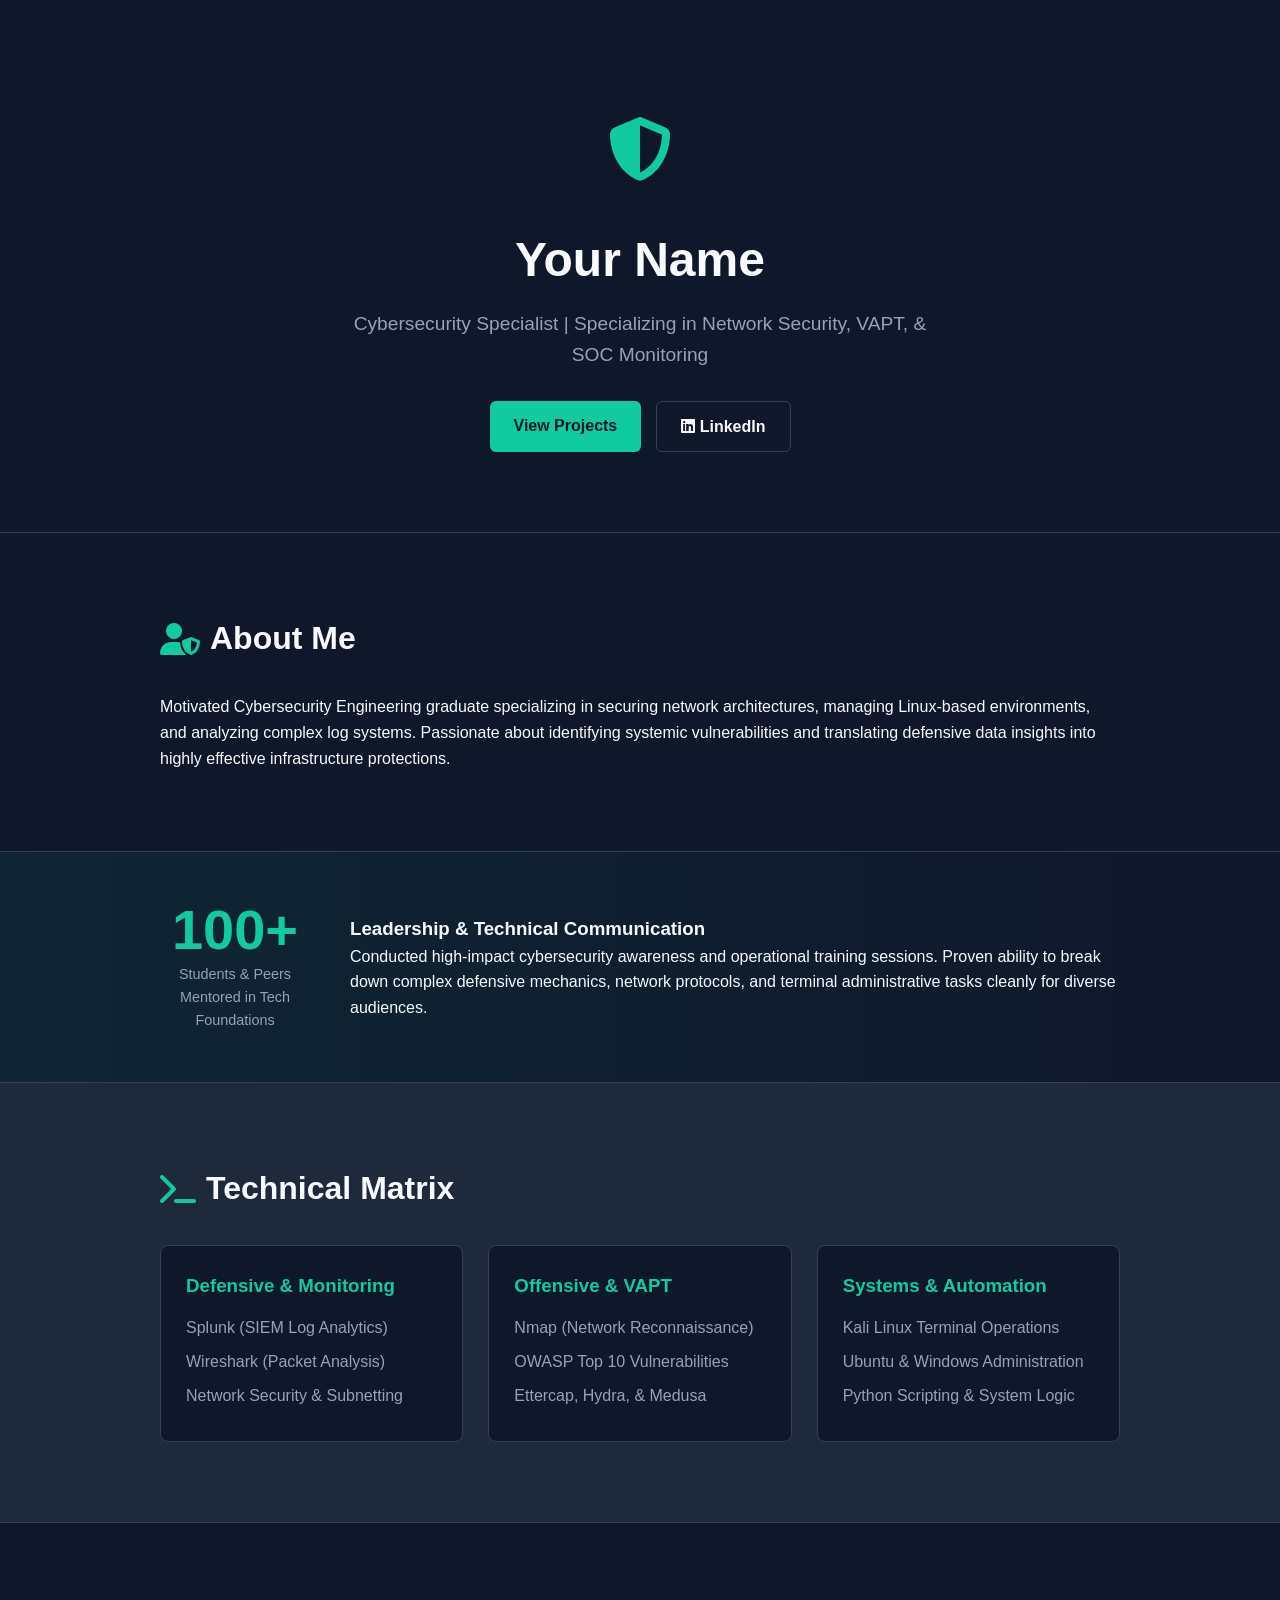
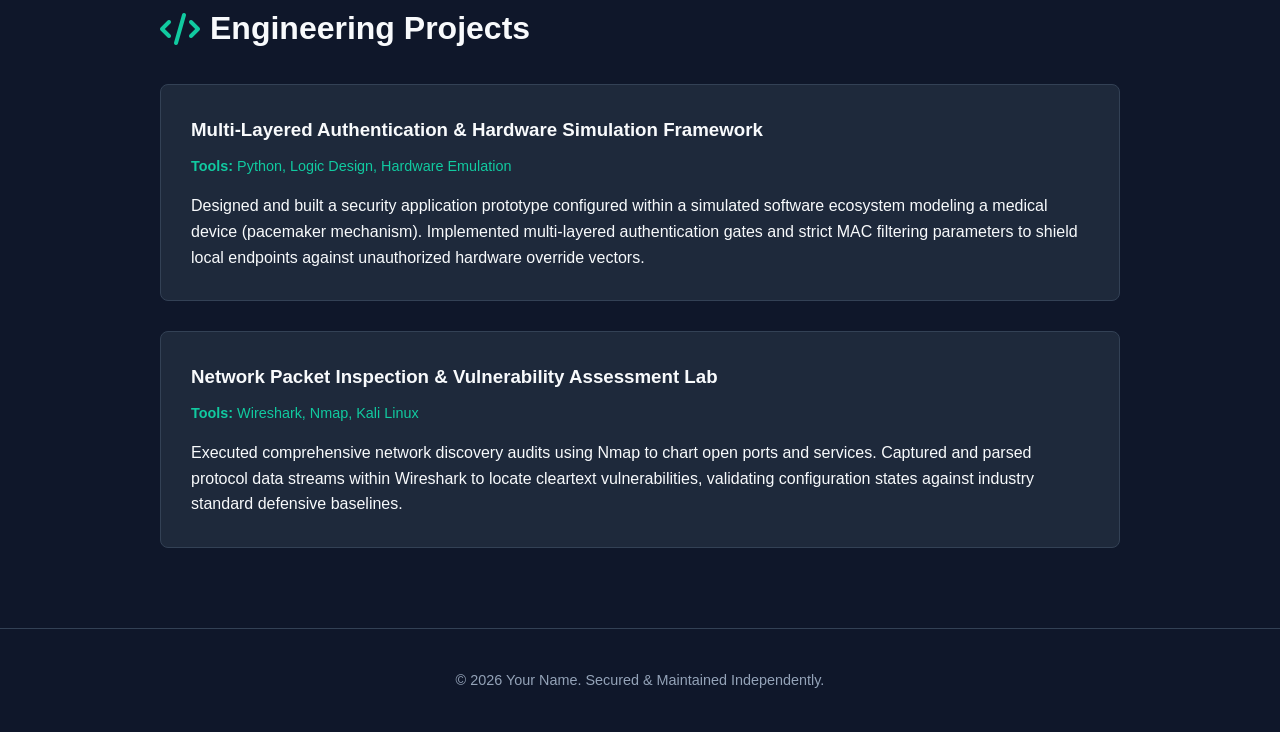
<file: index.html>
<!DOCTYPE html>
<html lang="en">
<head>
    <meta charset="UTF-8">
    <meta name="viewport" content="width=device-width, initial-scale=1.0">
    <title>Your Name | Cybersecurity Specialist Portfolio</title>
    <link rel="stylesheet" href="style.css">
    <!-- FontAwesome for clean security icons -->
    <link rel="stylesheet" href="https://cdnjs.cloudflare.com/ajax/libs/font-awesome/6.5.1/css/all.min.css">
</head>
<body>

    <!-- HERO SECTION -->
    <header class="hero">
        <div class="container">
            <div class="shield-icon"><i class="fa-solid fa-shield-halved"></i></div>
            <h1>Your Name</h1>
            <p class="tagline">Cybersecurity Specialist | Specializing in Network Security, VAPT, & SOC Monitoring</p>
            <div class="cta-links">
                <a href="#projects" class="btn primary">View Projects</a>
                <a href="https://linkedin.com/in/your-profile" target="_blank" class="btn secondary"><i class="fa-brands fa-linkedin"></i> LinkedIn</a>
            </div>
        </div>
    </header>

    <!-- ABOUT SECTION -->
    <section id="about" class="section">
        <div class="container">
            <h2><i class="fa-solid fa-user-shield"></i> About Me</h2>
            <p>Motivated Cybersecurity Engineering graduate specializing in securing network architectures, managing Linux-based environments, and analyzing complex log systems. Passionate about identifying systemic vulnerabilities and translating defensive data insights into highly effective infrastructure protections.</p>
        </div>
    </section>

    <!-- IMPACT & MENTORSHIP BANNER -->
    <section id="impact" class="metric-banner">
        <div class="container">
            <div class="metric-card">
                <span class="number">100+</span>
                <span class="label">Students & Peers Mentored in Tech Foundations</span>
            </div>
            <div class="metric-text">
                <h3>Leadership & Technical Communication</h3>
                <p>Conducted high-impact cybersecurity awareness and operational training sessions. Proven ability to break down complex defensive mechanics, network protocols, and terminal administrative tasks cleanly for diverse audiences.</p>
            </div>
        </div>
    </section>

    <!-- SKILLS MATRIX -->
    <section id="skills" class="section alt-bg">
        <div class="container">
            <h2><i class="fa-solid fa-terminal"></i> Technical Matrix</h2>
            <div class="skills-grid">
                <div class="skill-category">
                    <h3>Defensive & Monitoring</h3>
                    <ul>
                        <li>Splunk (SIEM Log Analytics)</li>
                        <li>Wireshark (Packet Analysis)</li>
                        <li>Network Security & Subnetting</li>
                    </ul>
                </div>
                <div class="skill-category">
                    <h3>Offensive & VAPT</h3>
                    <ul>
                        <li>Nmap (Network Reconnaissance)</li>
                        <li>OWASP Top 10 Vulnerabilities</li>
                        <li>Ettercap, Hydra, & Medusa</li>
                    </ul>
                </div>
                <div class="skill-category">
                    <h3>Systems & Automation</h3>
                    <ul>
                        <li>Kali Linux Terminal Operations</li>
                        <li>Ubuntu & Windows Administration</li>
                        <li>Python Scripting & System Logic</li>
                    </ul>
                </div>
            </div>
        </div>
    </section>

    <!-- PROJECTS SECTION -->
    <section id="projects" class="section">
        <div class="container">
            <h2><i class="fa-solid fa-code"></i> Engineering Projects</h2>
            <div class="projects-list">
                
                <div class="project-card">
                    <h3>Multi-Layered Authentication & Hardware Simulation Framework</h3>
                    <p class="project-meta"><strong>Tools:</strong> Python, Logic Design, Hardware Emulation</p>
                    <p>Designed and built a security application prototype configured within a simulated software ecosystem modeling a medical device (pacemaker mechanism). Implemented multi-layered authentication gates and strict MAC filtering parameters to shield local endpoints against unauthorized hardware override vectors.</p>
                </div>

                <div class="project-card">
                    <h3>Network Packet Inspection & Vulnerability Assessment Lab</h3>
                    <p class="project-meta"><strong>Tools:</strong> Wireshark, Nmap, Kali Linux</p>
                    <p>Executed comprehensive network discovery audits using Nmap to chart open ports and services. Captured and parsed protocol data streams within Wireshark to locate cleartext vulnerabilities, validating configuration states against industry standard defensive baselines.</p>
                </div>

            </div>
        </div>
    </section>

    <footer>
        <div class="container">
            <p>&copy; 2026 Your Name. Secured & Maintained Independently.</p>
        </div>
    </footer>

</body>
</html>
</file>
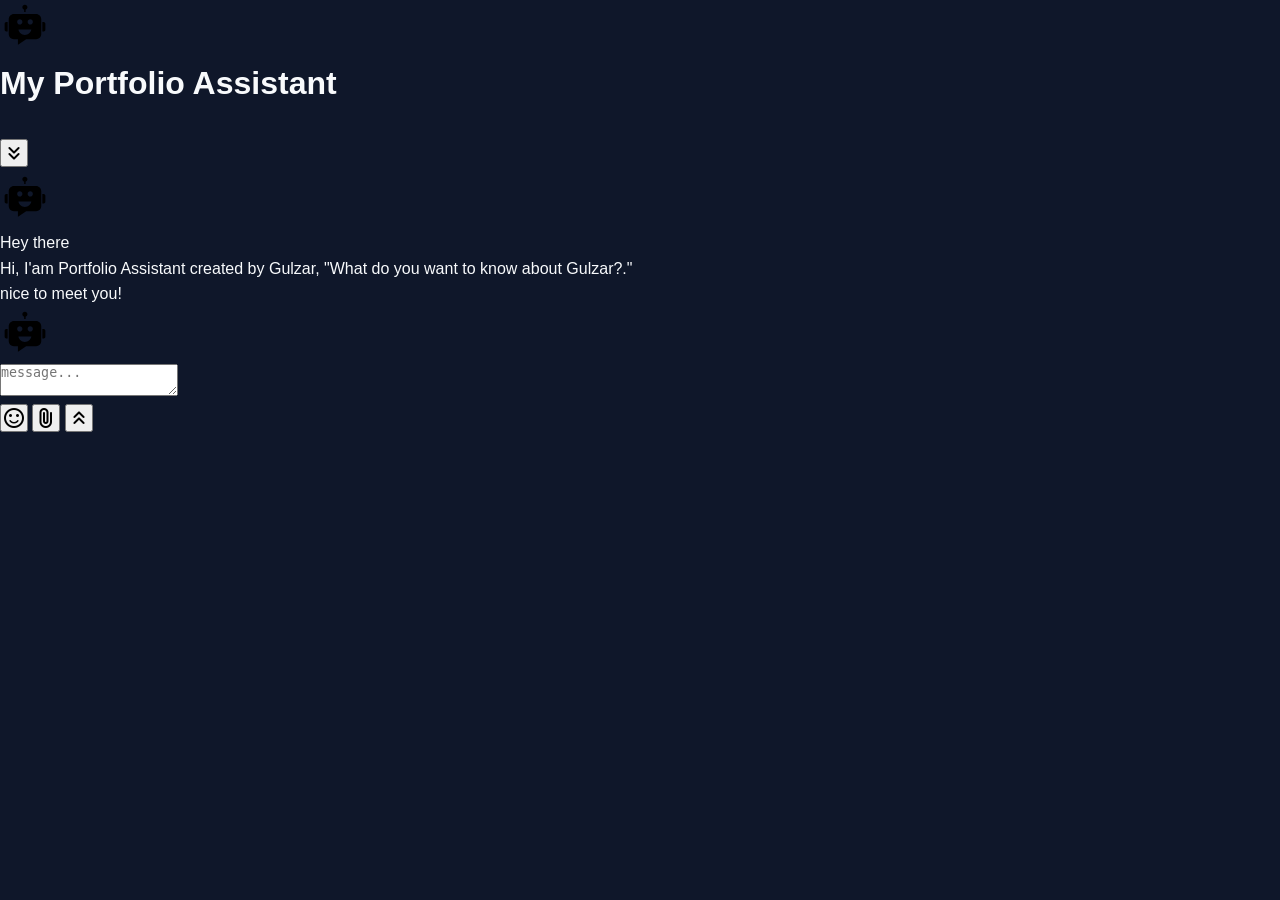
<file: chtbot.html>
<!DOCTYPE html>
<html lang="en">
<head>
    <meta charset="UTF-8">
    <meta name="viewport" content="width=device-width, initial-scale=1.0">
    <title>Portfolio Assistant</title>
    <link rel="stylesheet" href="https://fonts.googleapis.com/css2?family=Material+Symbols+Rounded:opsz,wght,FILL,GRAD@48,400,0,0" />
    <link rel="stylesheet" href="style.css">

</head>
<body>
    <div class="chtbt-popup">
        <div class="cht-header">
            <div class="header-info">
                <svg class="chatbot-logo" xmlns="http://www.w3.org/2000/svg" width="50" height="50" viewBox="0 0 1024 1024">
                    <path d="M738.3 287.6H285.7c-59 0-106.8 47.8-106.8 106.8v303.1c0 59 47.8 106.8 106.8 106.8h81.5v111.1c0 .7.8 1.1 1.4.7l166.9-110.6 41.8-.8h117.4l43.6-.4c59 0 106.8-47.8 106.8-106.8V394.5c0-59-47.8-106.9-106.8-106.9zM351.7 448.2c0-29.5 23.9-53.5 53.5-53.5s53.5 23.9 53.5 53.5-23.9 53.5-53.5 53.5-53.5-23.9-53.5-53.5zm157.9 267.1c-67.8 0-123.8-47.5-132.3-109h264.6c-8.6 61.5-64.5 109-132.3 109zm110-213.7c-29.5 0-53.5-23.9-53.5-53.5s23.9-53.5 53.5-53.5 53.5 23.9 53.5 53.5-23.9 53.5-53.5 53.5zM867.2 644.5V453.1h26.5c19.4 0 35.1 15.7 35.1 35.1v121.1c0 19.4-15.7 35.1-35.1 35.1h-26.5zM95.2 609.4V488.2c0-19.4 15.7-35.1 35.1-35.1h26.5v191.3h-26.5c-19.4 0-35.1-15.7-35.1-35.1zM561.5 149.6c0 23.4-15.6 43.3-36.9 49.7v44.9h-30v-44.9c-21.4-6.5-36.9-26.3-36.9-49.7 0-28.6 23.3-51.9 51.9-51.9s51.9 23.3 51.9 51.9z"></path>
                </svg>
                <h2 class="logo-text">My Portfolio Assistant</h2>
            </div>
            <button id="close-bot" class="material-symbols-rounded">
                keyboard_double_arrow_down
            </button>
        </div>
        <div class="chtbody">
            <div class="message bot-message">
                <svg class="bot-avatar" xmlns="http://www.w3.org/2000/svg" width="50" height="50" viewBox="0 0 1024 1024">
                    <path d="M738.3 287.6H285.7c-59 0-106.8 47.8-106.8 106.8v303.1c0 59 47.8 106.8 106.8 106.8h81.5v111.1c0 .7.8 1.1 1.4.7l166.9-110.6 41.8-.8h117.4l43.6-.4c59 0 106.8-47.8 106.8-106.8V394.5c0-59-47.8-106.9-106.8-106.9zM351.7 448.2c0-29.5 23.9-53.5 53.5-53.5s53.5 23.9 53.5 53.5-23.9 53.5-53.5 53.5-53.5-23.9-53.5-53.5zm157.9 267.1c-67.8 0-123.8-47.5-132.3-109h264.6c-8.6 61.5-64.5 109-132.3 109zm110-213.7c-29.5 0-53.5-23.9-53.5-53.5s23.9-53.5 53.5-53.5 53.5 23.9 53.5 53.5-23.9 53.5-53.5 53.5zM867.2 644.5V453.1h26.5c19.4 0 35.1 15.7 35.1 35.1v121.1c0 19.4-15.7 35.1-35.1 35.1h-26.5zM95.2 609.4V488.2c0-19.4 15.7-35.1 35.1-35.1h26.5v191.3h-26.5c-19.4 0-35.1-15.7-35.1-35.1zM561.5 149.6c0 23.4-15.6 43.3-36.9 49.7v44.9h-30v-44.9c-21.4-6.5-36.9-26.3-36.9-49.7 0-28.6 23.3-51.9 51.9-51.9s51.9 23.3 51.9 51.9z"></path>
                </svg>
                <div class="text-message">
                    Hey there <br>Hi, I'am Portfolio Assistant created by Gulzar, "What do you want to know about Gulzar?."               </div>
            </div>
            <div class="message user-message">
                <div class="text-message">
                    nice to meet you!
                </div>
            </div>
            <div class="message bot-message thinking">
                <svg class="bot-avatar" xmlns="http://www.w3.org/2000/svg" width="50" height="50" viewBox="0 0 1024 1024">
                    <path d="M738.3 287.6H285.7c-59 0-106.8 47.8-106.8 106.8v303.1c0 59 47.8 106.8 106.8 106.8h81.5v111.1c0 .7.8 1.1 1.4.7l166.9-110.6 41.8-.8h117.4l43.6-.4c59 0 106.8-47.8 106.8-106.8V394.5c0-59-47.8-106.9-106.8-106.9zM351.7 448.2c0-29.5 23.9-53.5 53.5-53.5s53.5 23.9 53.5 53.5-23.9 53.5-53.5 53.5-53.5-23.9-53.5-53.5zm157.9 267.1c-67.8 0-123.8-47.5-132.3-109h264.6c-8.6 61.5-64.5 109-132.3 109zm110-213.7c-29.5 0-53.5-23.9-53.5-53.5s23.9-53.5 53.5-53.5 53.5 23.9 53.5 53.5-23.9 53.5-53.5 53.5zM867.2 644.5V453.1h26.5c19.4 0 35.1 15.7 35.1 35.1v121.1c0 19.4-15.7 35.1-35.1 35.1h-26.5zM95.2 609.4V488.2c0-19.4 15.7-35.1 35.1-35.1h26.5v191.3h-26.5c-19.4 0-35.1-15.7-35.1-35.1zM561.5 149.6c0 23.4-15.6 43.3-36.9 49.7v44.9h-30v-44.9c-21.4-6.5-36.9-26.3-36.9-49.7 0-28.6 23.3-51.9 51.9-51.9s51.9 23.3 51.9 51.9z"></path>
                </svg>
                <div class="text-message">
                    <div class="thinking-indicator">
                        <div class="dot"></div>
                        <div class="dot"></div>
                        <div class="dot"></div>
                    </div>     
                </div>
            </div>
        </div>
        <div class="cht-footer">
            <form action="#" class="cht-form">
                <textarea placeholder="message..." class="message-input" required></textarea>
                <div class="cht-controls">
                    <button type="button" class="material-symbols-rounded">
                        sentiment_satisfied
                    </button>
                    <button type="button" class="material-symbols-rounded">
                        attach_file
                    </button>
                    <button type="submit" id="send" class="material-symbols-rounded">
                        keyboard_double_arrow_up
                    </button>
                </div>
            </form>
        </div>
    </div>
    <script src="script.js"></script>
</body>
</html>
</file>
<file: style.css>
:root {
    --bg-main: #0f172a;
    --bg-alt: #1e293b;
    --accent-color: #11caa0;
    --text-main: #f8fafc;
    --text-muted: #94a3b8;
    --border-color: #334155;
}

* {
    box-sizing: border-box;
    margin: 0;
    padding: 0;
}

body {
    background-color: var(--bg-main);
    color: var(--text-main);
    font-family: -apple-system, BlinkMacSystemFont, "Segoe UI", Roboto, Helvetica, Arial, sans-serif;
    line-height: 1.6;
}

.container {
    max-width: 1000px;
    margin: 0 auto;
    padding: 0 20px;
}

/* HERO */
.hero {
    padding: 100px 0 80px;
    text-align: center;
    border-bottom: 1px solid var(--border-color);
}

.shield-icon {
    font-size: 4rem;
    color: var(--accent-color);
    margin-bottom: 20px;
}

h1 {
    font-size: 3rem;
    margin-bottom: 10px;
}

.tagline {
    font-size: 1.2rem;
    color: var(--text-muted);
    max-width: 600px;
    margin: 0 auto 30px;
}

.cta-links {
    display: flex;
    justify-content: center;
    gap: 15px;
}

.btn {
    padding: 12px 24px;
    border-radius: 6px;
    text-decoration: none;
    font-weight: 600;
    transition: background 0.2s;
}

.btn.primary {
    background-color: var(--accent-color);
    color: var(--bg-main);
}

.btn.secondary {
    border: 1px solid var(--border-color);
    color: var(--text-main);
}

.btn:hover {
    opacity: 0.9;
}

/* SECTIONS */
.section {
    padding: 80px 0;
    border-bottom: 1px solid var(--border-color);
}

.alt-bg {
    background-color: var(--bg-alt);
}

h2 {
    font-size: 2rem;
    margin-bottom: 30px;
    display: flex;
    align-items: center;
    gap: 10px;
}

h2 i {
    color: var(--accent-color);
}

/* METRIC BANNER */
.metric-banner {
    background: linear-gradient(90deg, #11caa015, transparent);
    padding: 50px 0;
    border-bottom: 1px solid var(--border-color);
}

.metric-banner .container {
    display: flex;
    align-items: center;
    gap: 40px;
}

.metric-card {
    display: flex;
    flex-direction: column;
    align-items: center;
    text-align: center;
}

.metric-card .number {
    font-size: 3.5rem;
    font-weight: 700;
    color: var(--accent-color);
    line-height: 1;
}

.metric-card .label {
    font-size: 0.9rem;
    color: var(--text-muted);
    margin-top: 5px;
    width: 150px;
}

/* SKILLS MATRIX */
.skills-grid {
    display: grid;
    grid-template-columns: repeat(auto-fit, minmax(280px, 1fr));
    gap: 25px;
}

.skill-category {
    background-color: var(--bg-main);
    padding: 25px;
    border-radius: 8px;
    border: 1px solid var(--border-color);
}

.skill-category h3 {
    margin-bottom: 15px;
    color: var(--accent-color);
}

.skill-category ul {
    list-style-type: none;
}

.skill-category li {
    margin-bottom: 8px;
    color: var(--text-muted);
}

/* PROJECT CARDS */
.projects-list {
    display: flex;
    flex-direction: column;
    gap: 30px;
}

.project-card {
    background-color: var(--bg-alt);
    padding: 30px;
    border-radius: 8px;
    border: 1px solid var(--border-color);
}

.project-card h3 {
    margin-bottom: 10px;
}

.project-meta {
    font-size: 0.9rem;
    color: var(--accent-color);
    margin-bottom: 15px;
}

footer {
    padding: 40px 0;
    text-align: center;
    font-size: 0.9rem;
    color: var(--text-muted);
}

/* RESPONSIVE DESIGN */
@media (max-width: 768px) {
    .metric-banner .container {
        flex-direction: column;
        text-align: center;
    }
}
</file>
